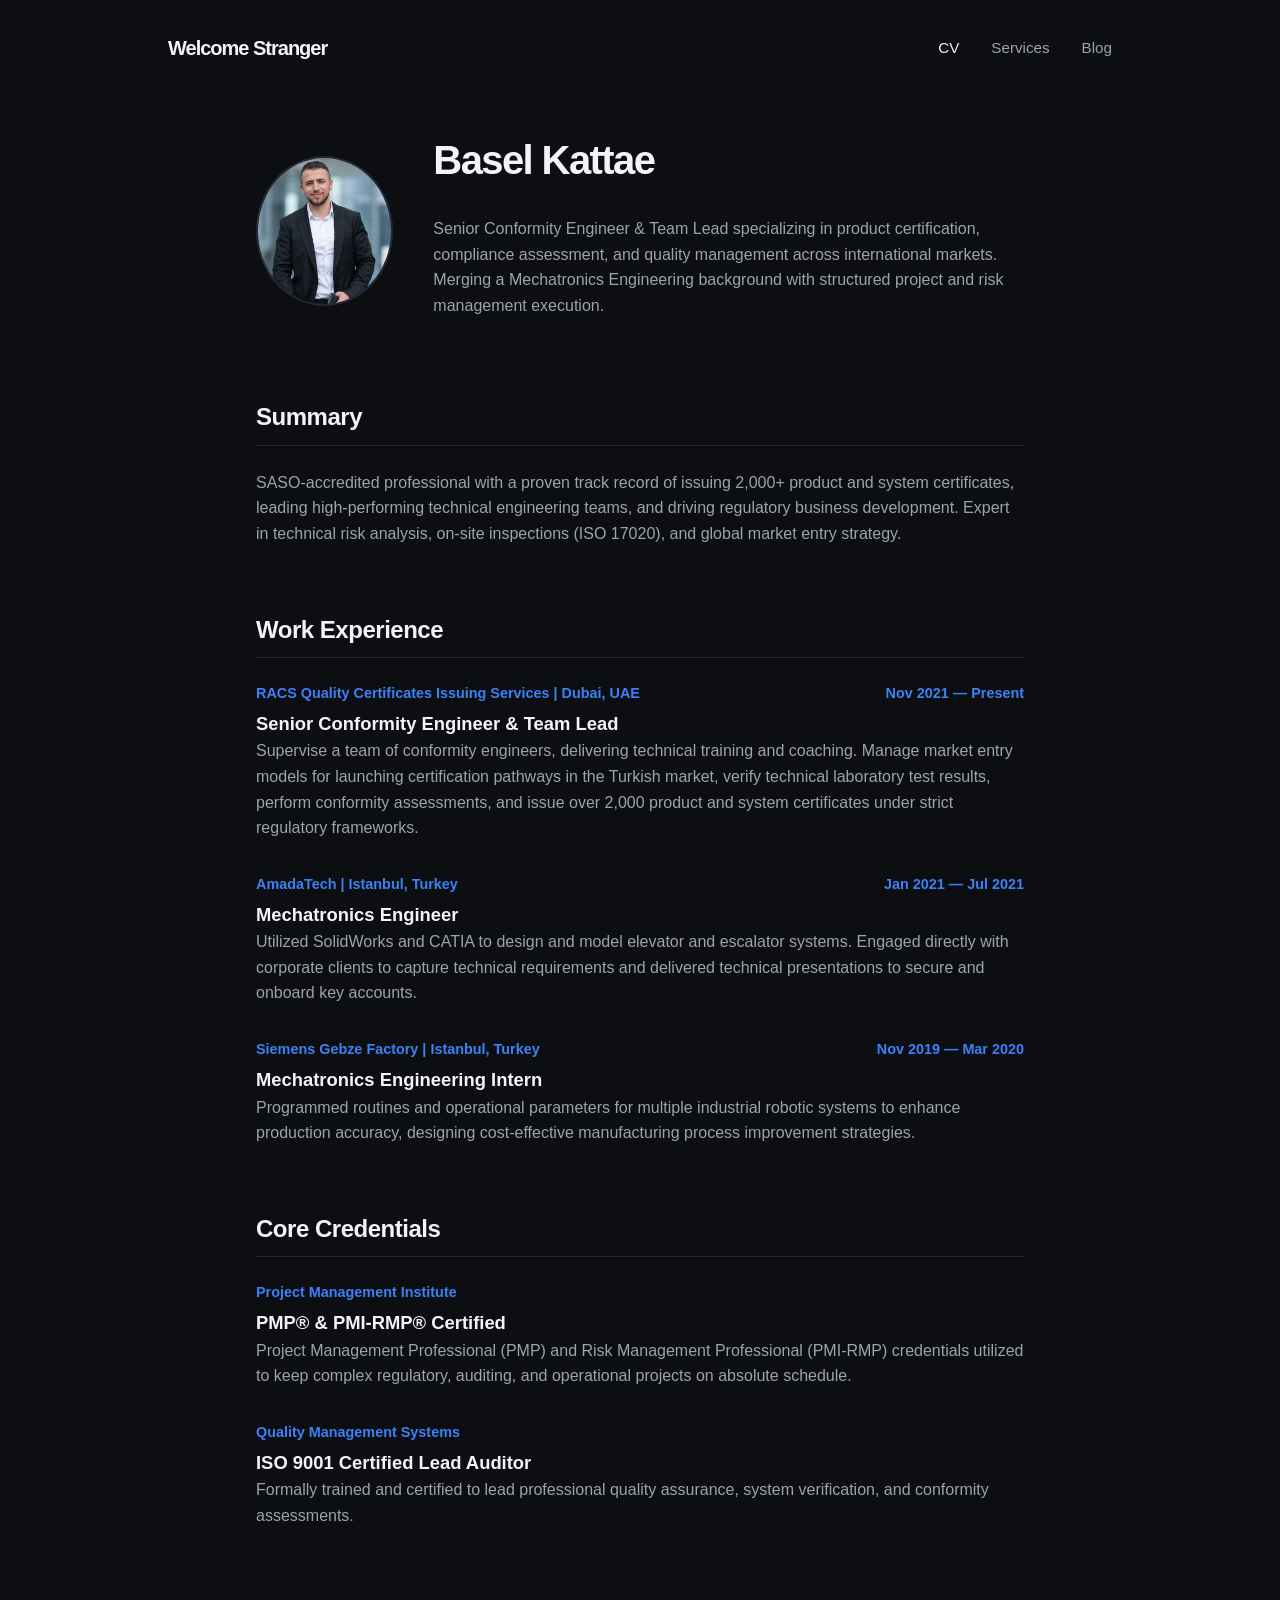
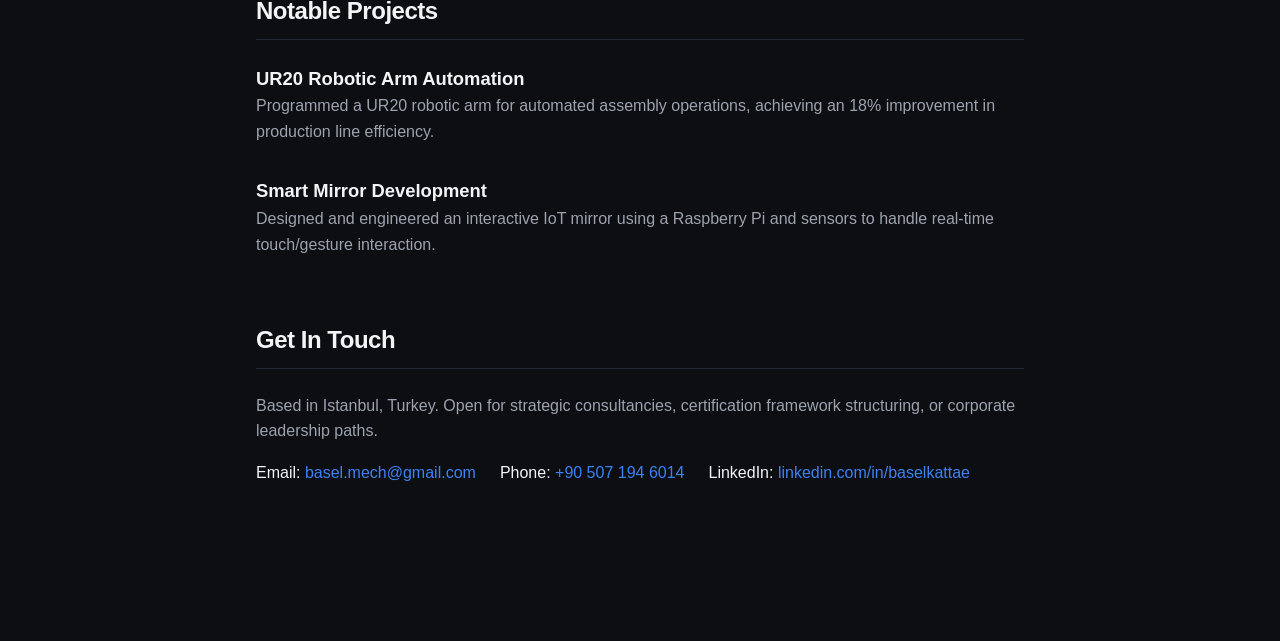
<file: index.html>
<!DOCTYPE html>
<html lang="en">
<head>
    <meta charset="UTF-8">
    <meta name="viewport" content="width=device-width, initial-scale=1.0">
    <title>Basel Kattae | CV & Portfolio</title>
    <link rel="stylesheet" href="style.css">
</head>
<body>

    <nav>
        <div class="logo"><a href="#">Welcome Stranger</a></div>
        <ul>
            <li><a href="index.html" class="active">CV</a></li>
            <li><a href="services/index.html">Services</a></li>
            <li><a href="blog/index.html">Blog</a></li>
        </ul>
    </nav>

    <main class="container">
        <!-- Profile Hero Section -->
        <div class="profile-hero">
            <!-- Tip: Place your profile picture in your root folder and name it "profile.jpg" -->
        <img src="Formal Pic.png" alt="Basel Kattae" class="profile-img">
            <div>
                <h1>Basel Kattae</h1>
                <p>Senior Conformity Engineer & Team Lead specializing in product certification, compliance assessment, and quality management across international markets. Merging a Mechatronics Engineering background with structured project and risk management execution.</p>
            </div>
        </div>

        <!-- Professional Summary Brief -->
        <section>
            <h2>Summary</h2>
            <p>SASO-accredited professional with a proven track record of issuing 2,000+ product and system certificates, leading high-performing technical engineering teams, and driving regulatory business development. Expert in technical risk analysis, on-site inspections (ISO 17020), and global market entry strategy.</p>
        </section>

        <!-- Work Experience -->
        <section>
            <h2>Work Experience</h2>
            
            <div class="cv-item">
                <div class="cv-meta">
                    <span>RACS Quality Certificates Issuing Services | Dubai, UAE</span>
                    <span>Nov 2021 — Present</span>
                </div>
                <div class="cv-title">Senior Conformity Engineer & Team Lead</div>
                <p>Supervise a team of conformity engineers, delivering technical training and coaching. Manage market entry models for launching certification pathways in the Turkish market, verify technical laboratory test results, perform conformity assessments, and issue over 2,000 product and system certificates under strict regulatory frameworks.</p>
            </div>

            <div class="cv-item">
                <div class="cv-meta">
                    <span>AmadaTech | Istanbul, Turkey</span>
                    <span>Jan 2021 — Jul 2021</span>
                </div>
                <div class="cv-title">Mechatronics Engineer</div>
                <p>Utilized SolidWorks and CATIA to design and model elevator and escalator systems. Engaged directly with corporate clients to capture technical requirements and delivered technical presentations to secure and onboard key accounts.</p>
            </div>

            <div class="cv-item">
                <div class="cv-meta">
                    <span>Siemens Gebze Factory | Istanbul, Turkey</span>
                    <span>Nov 2019 — Mar 2020</span>
                </div>
                <div class="cv-title">Mechatronics Engineering Intern</div>
                <p>Programmed routines and operational parameters for multiple industrial robotic systems to enhance production accuracy, designing cost-effective manufacturing process improvement strategies.</p>
            </div>
        </section>

        <!-- Certifications & Credentials -->
        <section>
            <h2>Core Credentials</h2>
            <div class="cv-item">
                <div class="cv-meta"><span>Project Management Institute</span></div>
                <div class="cv-title">PMP® & PMI-RMP® Certified</div>
                <p>Project Management Professional (PMP) and Risk Management Professional (PMI-RMP) credentials utilized to keep complex regulatory, auditing, and operational projects on absolute schedule.</p>
            </div>

            <div class="cv-item">
                <div class="cv-meta"><span>Quality Management Systems</span></div>
                <div class="cv-title">ISO 9001 Certified Lead Auditor</div>
                <p>Formally trained and certified to lead professional quality assurance, system verification, and conformity assessments.</p>
            </div>
        </section>

        <!-- Notable Engineering Projects -->
        <section>
            <h2>Notable Projects</h2>
            <div class="cv-item">
                <div class="cv-title">UR20 Robotic Arm Automation</div>
                <p>Programmed a UR20 robotic arm for automated assembly operations, achieving an 18% improvement in production line efficiency.</p>
            </div>
            <div class="cv-item">
                <div class="cv-title">Smart Mirror Development</div>
                <p>Designed and engineered an interactive IoT mirror using a Raspberry Pi and sensors to handle real-time touch/gesture interaction.</p>
            </div>
        </section>

        <!-- Contact Section -->
        <section id="contact">
            <h2>Get In Touch</h2>
            <p>Based in Istanbul, Turkey. Open for strategic consultancies, certification framework structuring, or corporate leadership paths.</p>
            <ul class="contact-list">
                <li>Email: <a href="mailto:basel.mech@gmail.com">basel.mech@gmail.com</a></li>
                <li>Phone: <a href="tel:+905071946014">+90 507 194 6014</a></li>
                <li>LinkedIn: <a href="https://linkedin.com/in/baselkattae" target="_blank">linkedin.com/in/baselkattae</a></li>
            </ul>
        </section>
    </main>

</body>
</html>
</file>
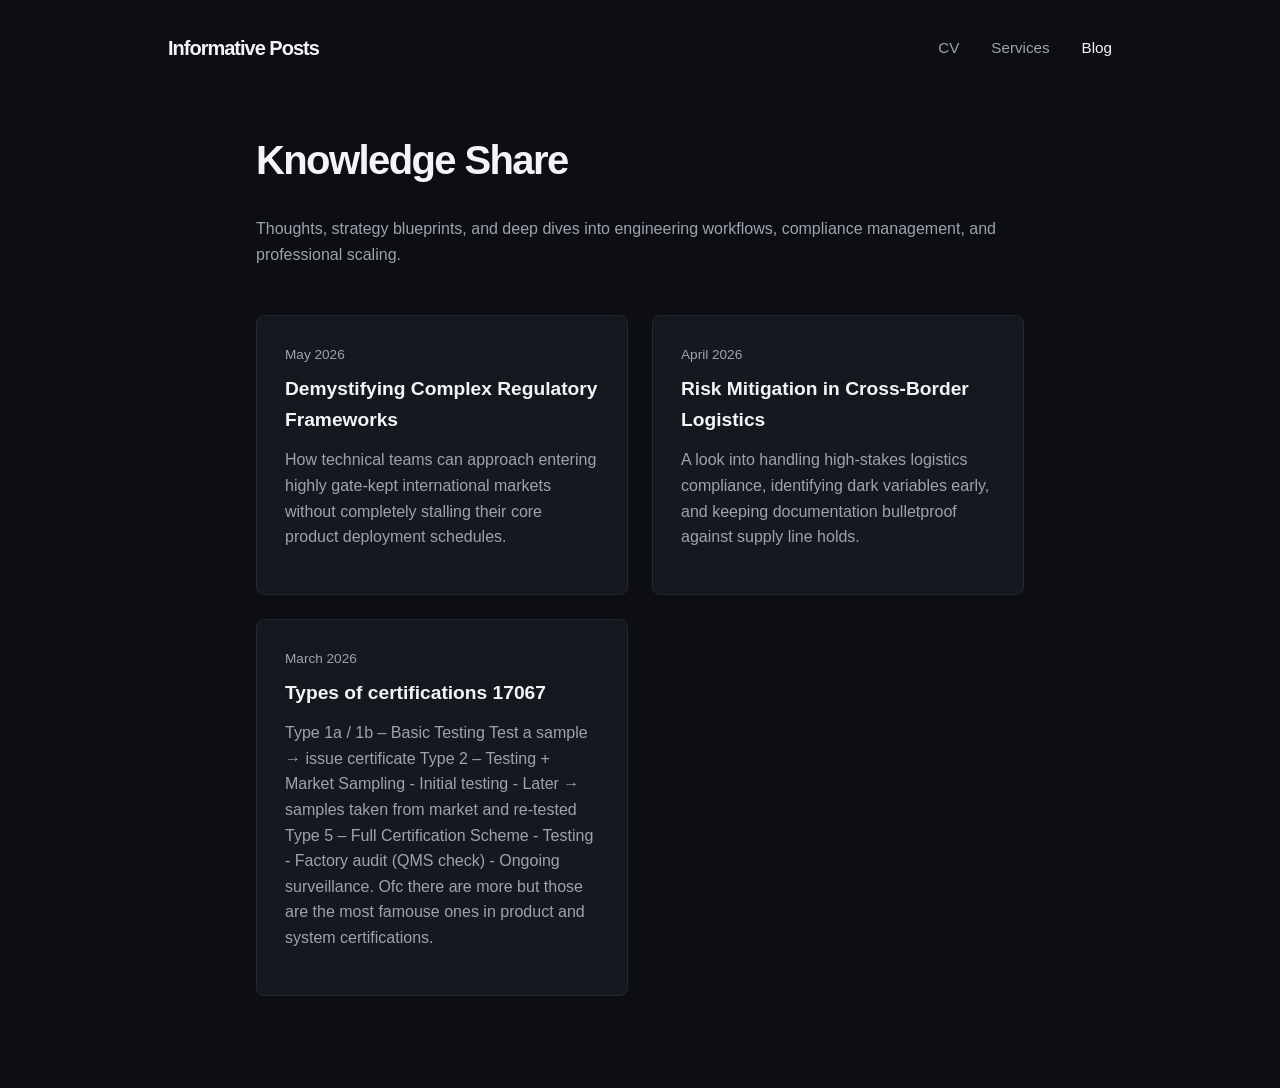
<file: blog/index.html>
<!DOCTYPE html>
<html lang="en">
<head>
    <meta charset="UTF-8">
    <meta name="viewport" content="width=device-width, initial-scale=1.0">
    <title>Knowledge Share & Blog</title>
    <link rel="stylesheet" href="../style.css">
</head>
<body>

    <nav>
        <div class="logo"><a href="../index.html">Informative Posts</a></div>
        <ul>
            <li><a href="../index.html">CV</a></li>
            <li><a href="../services/index.html">Services</a></li>
            <li><a href="index.html" class="active">Blog</a></li>
        </ul>
    </nav>

    <main class="container">
        <h1>Knowledge Share</h1>
        <p style="margin-bottom: 3rem;">Thoughts, strategy blueprints, and deep dives into engineering workflows, compliance management, and professional scaling.</p>

        <div class="grid">
            <div class="card">
                <span class="blog-date">May 2026</span>
                <h3>Demystifying Complex Regulatory Frameworks</h3>
                <p>How technical teams can approach entering highly gate-kept international markets without completely stalling their core product deployment schedules.</p>
            </div>

            <div class="card">
                <span class="blog-date">April 2026</span>
                <h3>Risk Mitigation in Cross-Border Logistics</h3>
                <p>A look into handling high-stakes logistics compliance, identifying dark variables early, and keeping documentation bulletproof against supply line holds.</p>
            </div>

            <div class="card">
                <span class="blog-date">March 2026</span>
                <h3>Types of certifications 17067</h3>
                <p>Type 1a / 1b – Basic Testing 
                    Test a sample → issue certificate
                    Type 2 – Testing + Market Sampling
                    - Initial testing
                    - Later → samples taken from market and re-tested
                    Type 5 – Full Certification Scheme
                    - Testing
                    - Factory audit (QMS check)
                    - Ongoing surveillance.
                    Ofc there are more but those are the most famouse ones in product and system certifications.
                </p>
            </div>
        </div>
    </main>

</body>
</html>
</file>
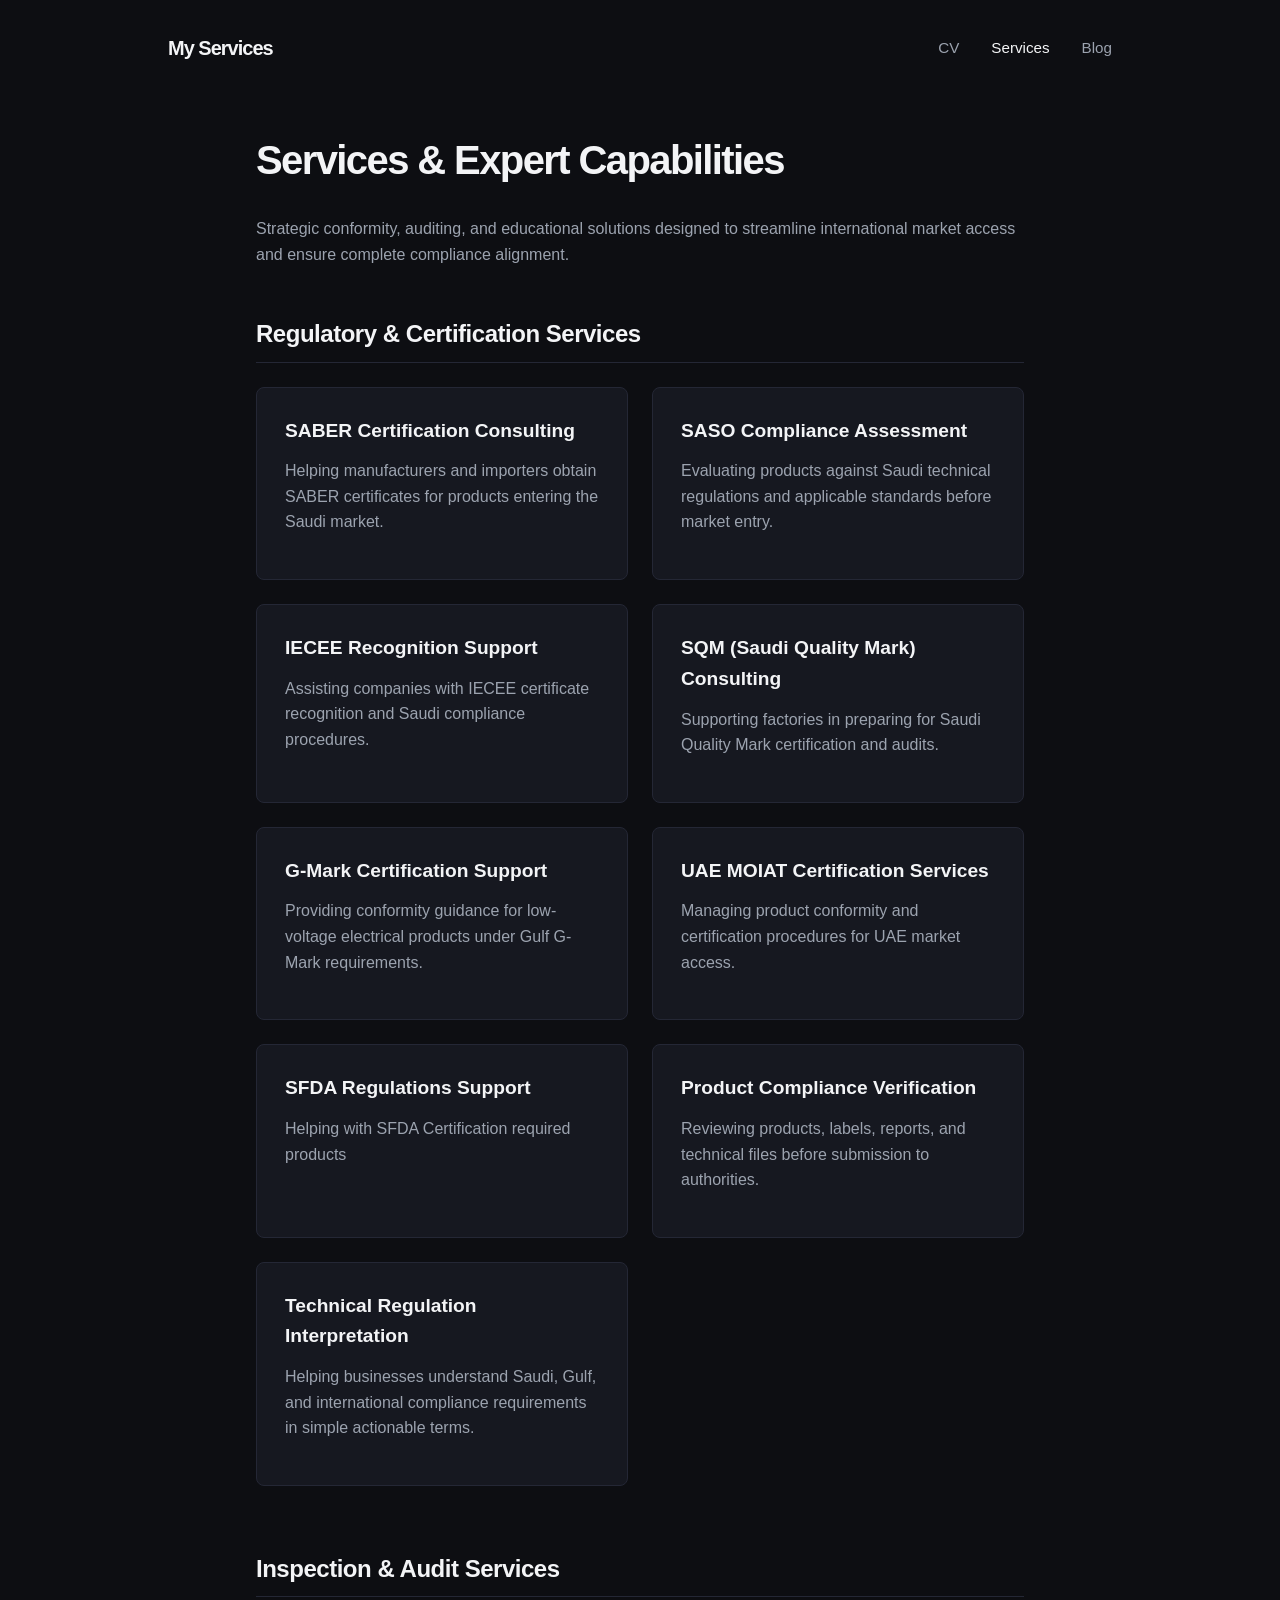
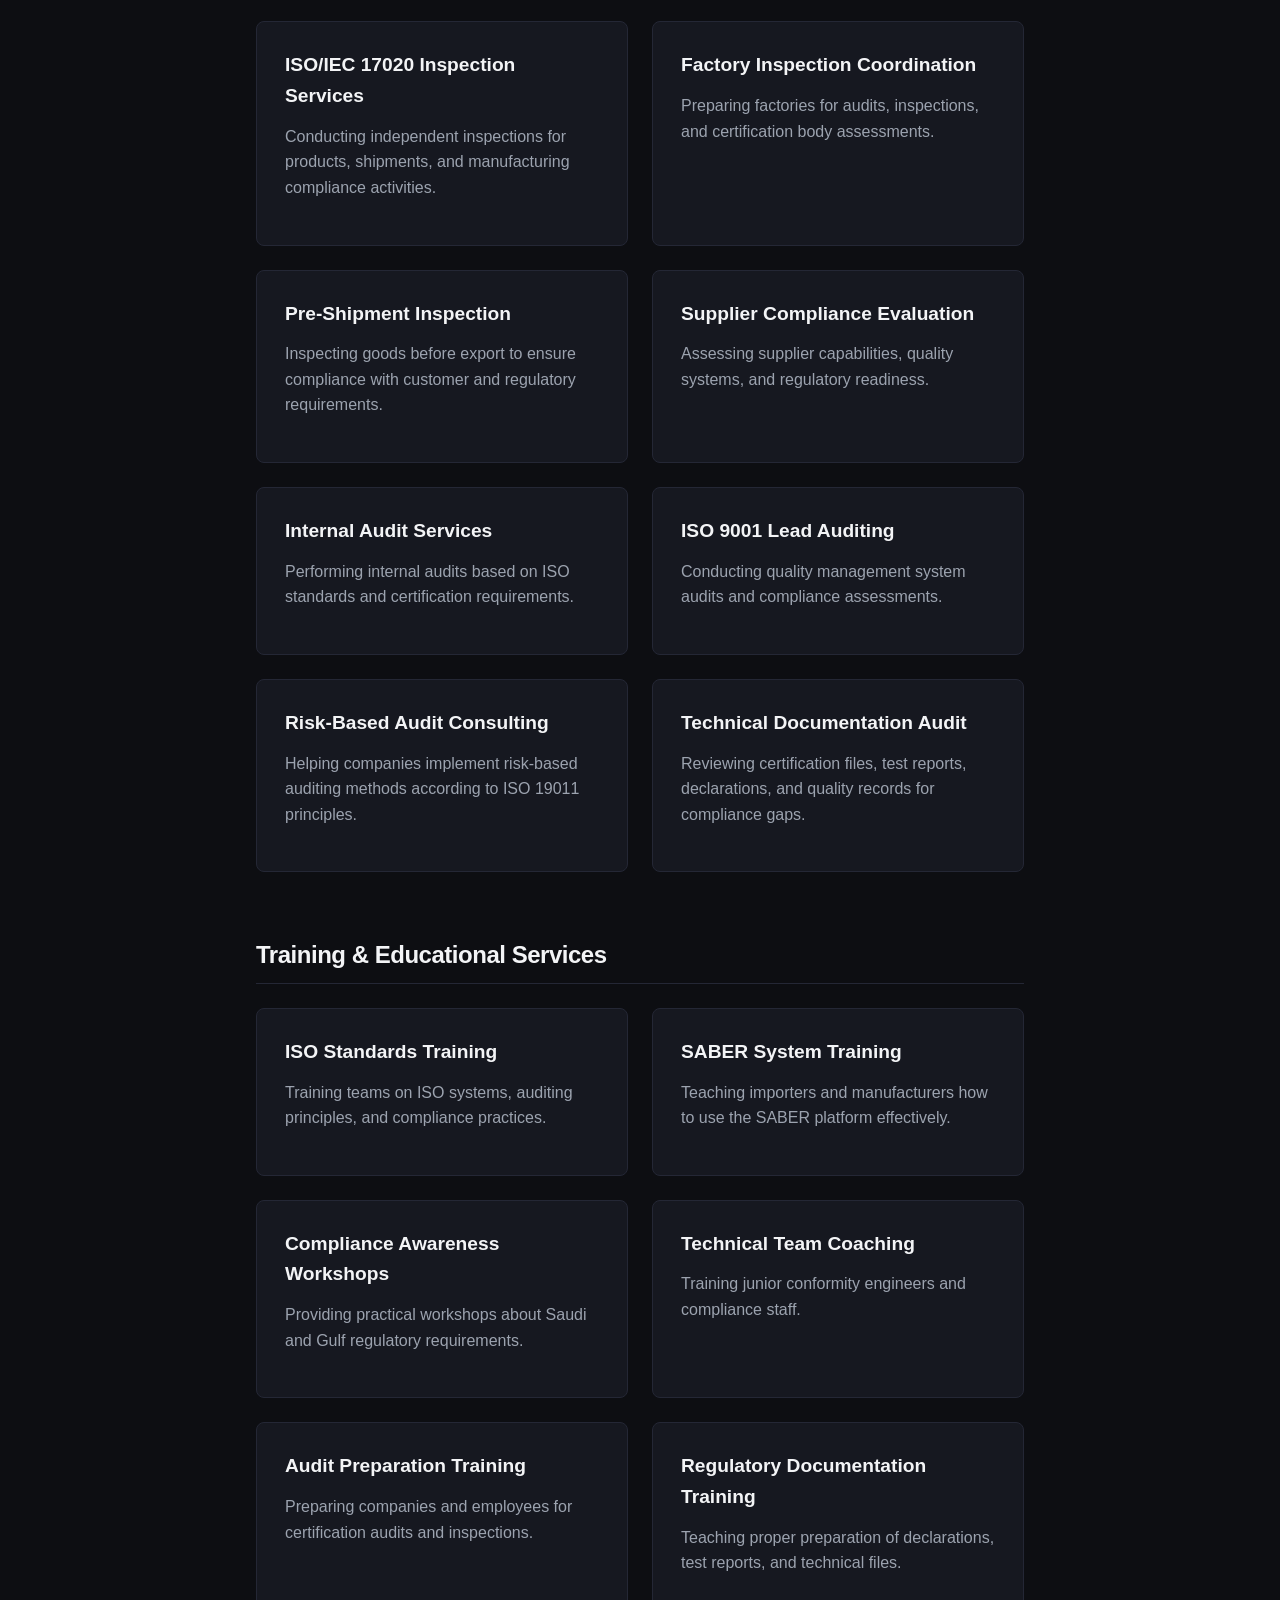
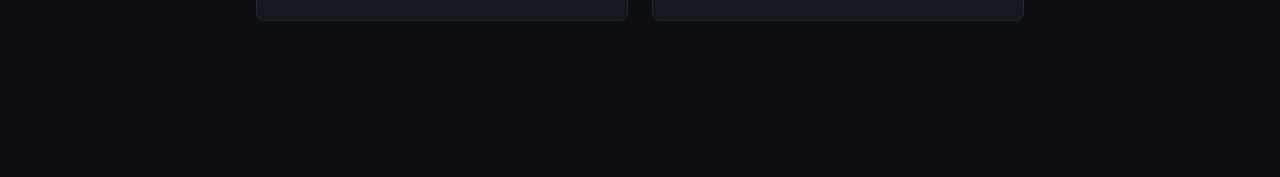
<file: services/index.html>
<!DOCTYPE html>
<html lang="en">
<head>
    <meta charset="UTF-8">
    <meta name="viewport" content="width=device-width, initial-scale=1.0">
    <title>Services & Expertise | Basel Kattae</title>
    <link rel="stylesheet" href="../style.css">
</head>
<body>

    <nav>
        <div class="logo"><a href="../index.html">My Services</a></div>
        <ul>
            <li><a href="../index.html">CV</a></li>
            <li><a href="index.html" class="active">Services</a></li>
            <li><a href="../blog/index.html">Blog</a></li>
        </ul>
    </nav>

    <main class="container">
        <h1>Services & Expert Capabilities</h1>
        <p style="margin-bottom: 3rem;">Strategic conformity, auditing, and educational solutions designed to streamline international market access and ensure complete compliance alignment.</p>

        <!-- Category 1: Regulatory & Certification Services -->
        <section>
            <h2>Regulatory & Certification Services</h2>
            <div class="grid">
                <div class="card">
                    <h3>SABER Certification Consulting</h3>
                    <p>Helping manufacturers and importers obtain SABER certificates for products entering the Saudi market.</p>
                </div>
                <div class="card">
                    <h3>SASO Compliance Assessment</h3>
                    <p>Evaluating products against Saudi technical regulations and applicable standards before market entry.</p>
                </div>
                <div class="card">
                    <h3>IECEE Recognition Support</h3>
                    <p>Assisting companies with IECEE certificate recognition and Saudi compliance procedures.</p>
                </div>
                <div class="card">
                    <h3>SQM (Saudi Quality Mark) Consulting</h3>
                    <p>Supporting factories in preparing for Saudi Quality Mark certification and audits.</p>
                </div>
                <div class="card">
                    <h3>G-Mark Certification Support</h3>
                    <p>Providing conformity guidance for low-voltage electrical products under Gulf G-Mark requirements.</p>
                </div>
                <div class="card">
                    <h3>UAE MOIAT Certification Services</h3>
                    <p>Managing product conformity and certification procedures for UAE market access.</p>
                </div>
                <div class="card">
                    <h3>SFDA Regulations Support</h3>
                    <p> Helping with SFDA Certification required products </p>
                </div>
                <div class="card">
                    <h3>Product Compliance Verification</h3>
                    <p>Reviewing products, labels, reports, and technical files before submission to authorities.</p>
                </div>
                <div class="card">
                    <h3>Technical Regulation Interpretation</h3>
                    <p>Helping businesses understand Saudi, Gulf, and international compliance requirements in simple actionable terms.</p>
                </div>
            </div>
        </section>

        <!-- Category 2: Inspection & Audit Services -->
        <section>
            <h2>Inspection & Audit Services</h2>
            <div class="grid">
                <div class="card">
                    <h3>ISO/IEC 17020 Inspection Services</h3>
                    <p>Conducting independent inspections for products, shipments, and manufacturing compliance activities.</p>
                </div>
                <div class="card">
                    <h3>Factory Inspection Coordination</h3>
                    <p>Preparing factories for audits, inspections, and certification body assessments.</p>
                </div>
                <div class="card">
                    <h3>Pre-Shipment Inspection</h3>
                    <p>Inspecting goods before export to ensure compliance with customer and regulatory requirements.</p>
                </div>
                <div class="card">
                    <h3>Supplier Compliance Evaluation</h3>
                    <p>Assessing supplier capabilities, quality systems, and regulatory readiness.</p>
                </div>
                <div class="card">
                    <h3>Internal Audit Services</h3>
                    <p>Performing internal audits based on ISO standards and certification requirements.</p>
                </div>
                <div class="card">
                    <h3>ISO 9001 Lead Auditing</h3>
                    <p>Conducting quality management system audits and compliance assessments.</p>
                </div>
                <div class="card">
                    <h3>Risk-Based Audit Consulting</h3>
                    <p>Helping companies implement risk-based auditing methods according to ISO 19011 principles.</p>
                </div>
                <div class="card">
                    <h3>Technical Documentation Audit</h3>
                    <p>Reviewing certification files, test reports, declarations, and quality records for compliance gaps.</p>
                </div>
            </div>
        </section>

        <!-- Category 3: Training & Educational Services -->
        <section>
            <h2>Training & Educational Services</h2>
            <div class="grid">
                <div class="card">
                    <h3>ISO Standards Training</h3>
                    <p>Training teams on ISO systems, auditing principles, and compliance practices.</p>
                </div>
                <div class="card">
                    <h3>SABER System Training</h3>
                    <p>Teaching importers and manufacturers how to use the SABER platform effectively.</p>
                </div>
                <div class="card">
                    <h3>Compliance Awareness Workshops</h3>
                    <p>Providing practical workshops about Saudi and Gulf regulatory requirements.</p>
                </div>
                <div class="card">
                    <h3>Technical Team Coaching</h3>
                    <p>Training junior conformity engineers and compliance staff.</p>
                </div>
                <div class="card">
                    <h3>Audit Preparation Training</h3>
                    <p>Preparing companies and employees for certification audits and inspections.</p>
                </div>
                <div class="card">
                    <h3>Regulatory Documentation Training</h3>
                    <p>Teaching proper preparation of declarations, test reports, and technical files.</p>
                </div>
            </div>
        </section>
    </main>

</body>
</html>
</file>
<file: style.css>
/* --- Global Reset & Variables --- */
:root {
    --bg-color: #0d0e12;
    --surface-color: #161820;
    --text-primary: #f3f4f6;
    --text-secondary: #9ca3af;
    --accent: #3b82f6; /* Clean professional blue */
    --border: #242735;
    --font-sans: -apple-system, BlinkMacSystemFont, "Segoe UI", Roboto, Helvetica, Arial, sans-serif;
}

* {
    box-sizing: border-box;
    margin: 0;
    padding: 0;
}

body {
    background-color: var(--bg-color);
    color: var(--text-primary);
    font-family: var(--font-sans);
    line-height: 1.6;
    padding-bottom: 60px;
}

/* --- Navigation --- */
nav {
    display: flex;
    justify-content: space-between;
    align-items: center;
    padding: 2rem 10%;
    max-width: 1200px;
    margin: 0 auto;
}

.logo a {
    font-weight: 700;
    font-size: 1.25rem;
    letter-spacing: -0.05em;
    color: var(--text-primary);
    text-decoration: none;
}

nav ul {
    display: flex;
    list-style: none;
    gap: 2rem;
}

nav ul a {
    color: var(--text-secondary);
    text-decoration: none;
    font-size: 0.95rem;
    font-weight: 500;
    transition: color 0.2s ease;
}

nav ul a:hover, nav ul a.active {
    color: var(--text-primary);
}

/* --- Layout Containers --- */
.container {
    max-width: 800px;
    margin: 0 auto;
    padding: 2rem 1rem;
}

section {
    margin-bottom: 4rem;
}

h1 {
    font-size: 2.5rem;
    font-weight: 800;
    letter-spacing: -0.04em;
    margin-bottom: 1.5rem;
}

h2 {
    font-size: 1.5rem;
    font-weight: 700;
    letter-spacing: -0.02em;
    margin-bottom: 1.5rem;
    border-bottom: 1px solid var(--border);
    padding-bottom: 0.5rem;
}

p {
    color: var(--text-secondary);
    margin-bottom: 1rem;
}

/* --- Page 1: CV / Profile Elements --- */
.profile-hero {
    display: flex;
    align-items: center;
    gap: 2.5rem;
    margin-bottom: 4rem;
}

.profile-img {
    width: 150px;
    height: 150px;
    border-radius: 50%;
    object-fit: cover;
    border: 2px solid var(--border);
    background-color: var(--surface-color);
}

.cv-item {
    margin-bottom: 2rem;
}

.cv-meta {
    display: flex;
    justify-content: space-between;
    font-size: 0.9rem;
    color: var(--accent);
    font-weight: 600;
    margin-bottom: 0.25rem;
}

.cv-title {
    font-size: 1.15rem;
    font-weight: 600;
}

/* --- Page 2: Grid Layout (Services & Blog) --- */
.grid {
    display: grid;
    grid-template-columns: 1fr;
    gap: 1.5rem;
}

@media(min-width: 600px) {
    .grid {
        grid-template-columns: 1fr 1fr;
    }
}

.card {
    background-color: var(--surface-color);
    border: 1px solid var(--border);
    padding: 1.75rem;
    border-radius: 8px;
    transition: transform 0.2s ease, border-color 0.2s ease;
}

.card:hover {
    transform: translateY(-2px);
    border-color: var(--accent);
}

.card h3 {
    margin-bottom: 0.75rem;
    font-size: 1.2rem;
}

/* --- Page 3: Blog Specifics --- */
.blog-date {
    font-size: 0.85rem;
    color: var(--text-secondary);
    margin-bottom: 0.5rem;
    display: block;
}

/* --- Contact Section & Footer --- */
.contact-list {
    list-style: none;
    display: flex;
    gap: 1.5rem;
    flex-wrap: wrap;
}

.contact-list a {
    color: var(--accent);
    text-decoration: none;
    font-weight: 500;
}

.contact-list a:hover {
    text-decoration: underline;
}

/* Responsive adjustments for profile hero */
@media (max-width: 600px) {
    .profile-hero {
        flex-direction: column;
        text-align: center;
        gap: 1.5rem;
    }
}
</file>
